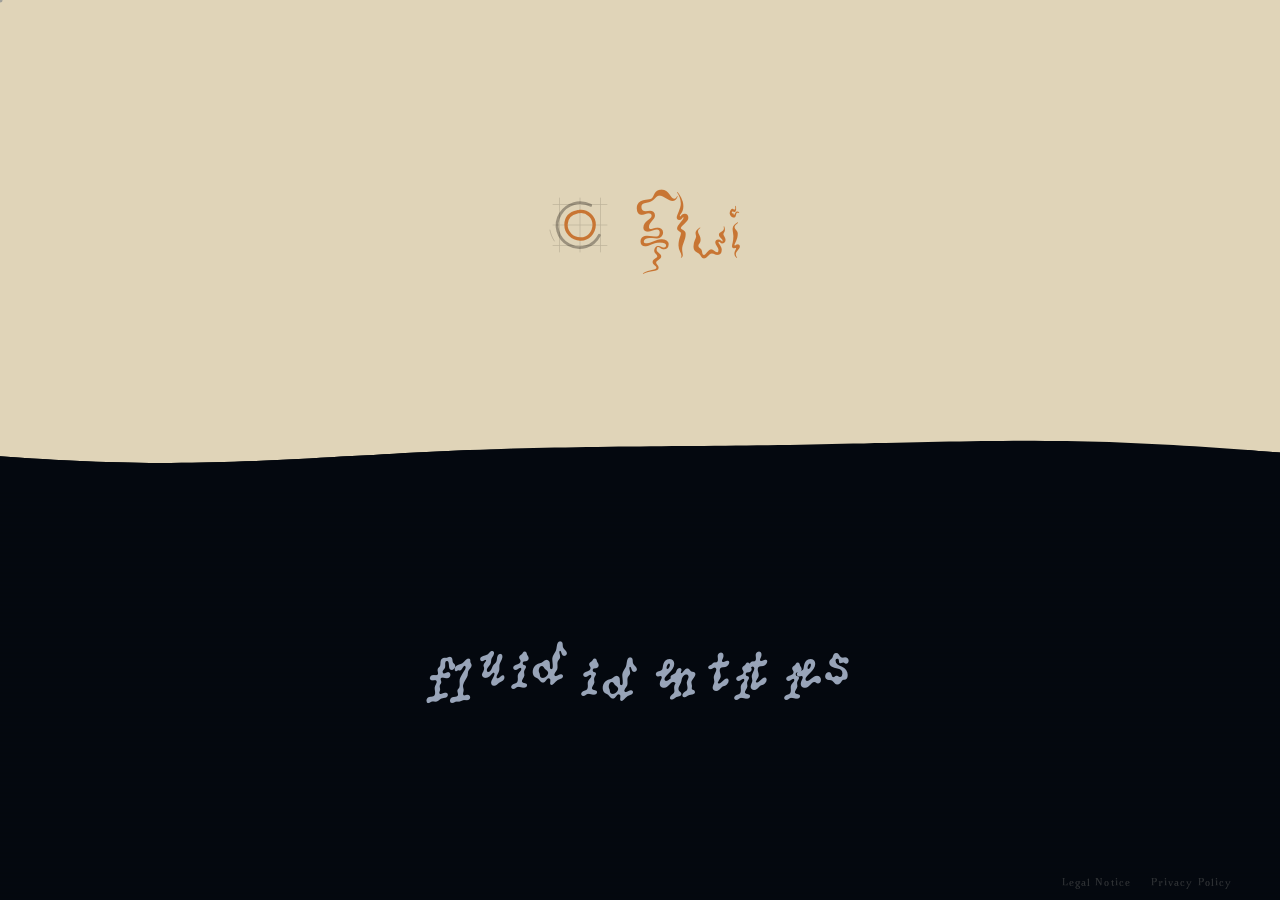
<file: index.html>
<!DOCTYPE html>
<html lang="en">
<head>
  <meta charset="UTF-8">
  <meta name="viewport" content="width=device-width, initial-scale=1.0">
  <title>flui.space</title>
  <link rel="icon" href="favicon.png">
  <link rel="stylesheet" href="fonts.css">
  <style>
    *, *::before, *::after { margin: 0; padding: 0; box-sizing: border-box; }

    html { height: 100%; }

    body {
      height: 100vh;
      height: 100dvh;
      overflow: hidden;
      display: flex;
      flex-direction: column;
    }

    /* ── Two halves ── */
    .half {
      flex: 1;
      display: flex;
      align-items: center;
      justify-content: center;
      position: relative;
      overflow: hidden;
      -webkit-tap-highlight-color: transparent;
      cursor: pointer;
    }

    .half--day   { background: #e0d4b8; }
    .half--night { background: #04080f; }

    /* Scanlines on night half */
    .half--night::after {
      content: '';
      position: absolute;
      inset: 0;
      background: repeating-linear-gradient(
        0deg,
        transparent, transparent 2px,
        rgba(0,0,0,.05) 2px, rgba(0,0,0,.05) 4px
      );
      pointer-events: none;
      z-index: 1;
    }

    /* ── Brand blocks ── */
    .brand-block {
      display: inline-flex;
      flex-direction: row;
      align-items: center;
      gap: clamp(8px, 1.5vw, 14px);
      position: relative;
      z-index: 2;
      user-select: none;
    }

    .brand-logo {
      width:  clamp(44px, 9vw, 82px);
      height: clamp(44px, 9vw, 82px);
    }

    /* ── Word labels ── */
    .word {
      line-height: 1;
      user-select: none;
      position: relative;
      z-index: 2;
    }

    .half--day .word {
      font-family: 'Vagra', sans-serif;
      font-weight: 400;
      font-size: clamp(36px, 8vw, 80px);
      letter-spacing: -0.01em;
      color: #C87533;
      white-space: nowrap;
      animation: logo-pulse 2.8s ease-in-out infinite;
      position: relative;
      z-index: 2;
    }

    @keyframes logo-pulse {
      0%, 100% { opacity: 0.55; }
      50%       { opacity: 1; }
    }

    .half--night .word {
      font-family: 'PicNic', serif;
      font-weight: 400;
      font-size: clamp(22px, 5.5vw, 58px);
      letter-spacing: 0.01em;
      color: #c2d0e8;
      opacity: .78;
    }

    /* CSS vars for logo */
    :root { --copper: #C87533; }

    @keyframes rotate {
      from { transform: rotate(0deg); }
      to   { transform: rotate(360deg); }
    }
    @keyframes pulse {
      0%, 100% { opacity: 0.4; }
      50%       { opacity: 0.7; }
    }

    /* ── Touch ripple ── */
    .ripple {
      position: absolute;
      border-radius: 50%;
      pointer-events: none;
      z-index: 3;
      transform: scale(0);
      opacity: 1;
      animation: ripple .75s ease-out forwards;
    }
    .half--day   .ripple { background: rgba(26,21,16,.09); }
    .half--night .ripple { background: rgba(194,208,232,.07); }
    @keyframes ripple { to { transform: scale(6); opacity: 0; } }

    /* ── Animated wave at seam ── */
    #wave {
      position: fixed;
      left: 0;
      width: 100%;
      height: 80px;
      top: calc(50vh - 40px);
      top: calc(50dvh - 40px);
      z-index: 10;
      pointer-events: none;
      display: block;
    }

    /* ── Footer ── */
    footer {
      position: fixed;
      bottom: 0;
      width: 100%;
      padding: 10px clamp(16px, 4vw, 48px);
      display: flex;
      justify-content: flex-end;
      gap: 20px;
      z-index: 200;
    }
    footer a {
      font-family: 'Avara', serif;
      font-size: 9px;
      letter-spacing: .12em;
      color: rgba(160,160,154,.28);
      text-decoration: none;
      transition: color .3s;
    }
    footer a:hover { color: rgba(160,160,154,.7); }

    @media (pointer: coarse) {
      #cursor { display: none; }
    }

    /* ── Desktop cursor (fine pointer only) ── */
    @media (pointer: fine) {
      .half, footer a { cursor: none; }
      #cursor {
        position: fixed;
        width: 5px; height: 5px;
        background: #a0a09a;
        border-radius: 50%;
        pointer-events: none;
        transform: translate(-50%,-50%);
        z-index: 1000;
        transition: width .2s, height .2s, border .2s, background .2s;
      }
      #cursor.on-sys {
        width: 36px; height: 36px;
        background: transparent;
        border: 1px solid rgba(26,21,16,.3);
      }
      #cursor.on-snd {
        width: 36px; height: 36px;
        background: transparent;
        border: 1px solid rgba(194,208,232,.4);
      }
    }

    @keyframes blink {
      0%, 100% { opacity: 1; }
      50%       { opacity: 0; }
    }
  </style>
</head>
<body>

<div id="cursor"></div>

<div class="half half--day" id="sys">
  <div class="brand-block">
    <svg class="brand-logo" viewBox="0 0 48 48" xmlns="http://www.w3.org/2000/svg">
      <g opacity="0.18">
        <line x1="12" y1="8" x2="12" y2="40" stroke="#1A1510" stroke-width="0.4"/>
        <line x1="24" y1="8" x2="24" y2="40" stroke="#1A1510" stroke-width="0.4"/>
        <line x1="36" y1="8" x2="36" y2="40" stroke="#1A1510" stroke-width="0.4"/>
        <line x1="8" y1="12" x2="40" y2="12" stroke="#1A1510" stroke-width="0.4"/>
        <line x1="8" y1="24" x2="40" y2="24" stroke="#1A1510" stroke-width="0.4"/>
        <line x1="8" y1="36" x2="40" y2="36" stroke="#1A1510" stroke-width="0.4"/>
      </g>
      <g style="transform-origin:center;animation:rotate 2.5s linear infinite">
        <path fill="none" stroke="#C87533" stroke-width="1.4" stroke-linecap="round" stroke-dasharray="51" stroke-dashoffset="51"
          d="M 23.7,16.1 C 28.3,15.6 32.4,19.3 32.3,23.9 C 32.2,28.6 28.7,32.4 24.1,32.2 C 19.4,32.0 15.7,28.3 15.8,23.7 C 15.9,19.0 19.4,16.5 23.7,16.1">
          <animate attributeName="stroke-dashoffset" values="51;0;51" dur="3s" calcMode="spline" keySplines="0.4 0 0.2 1;0.4 0 0.2 1" repeatCount="indefinite"/>
          <animate attributeName="stroke-width" values="0.2;2;0.2" dur="3s" calcMode="spline" keySplines="0.4 0 0.2 1;0.4 0 0.2 1" repeatCount="indefinite"/>
          <animate attributeName="stroke" values="#C87533;#C87533;rgba(26,21,16,.35);rgba(26,21,16,.35);rgba(26,21,16,.25);rgba(26,21,16,.25)" dur="6s" calcMode="spline" keySplines="0.4 0 0.2 1;0.4 0 0.2 1;0.4 0 0.2 1;0.4 0 0.2 1;0.4 0 0.2 1" repeatCount="indefinite"/>
        </path>
      </g>
      <g style="transform-origin:center;animation:rotate 3.5s linear infinite;transform:rotate(120deg)">
        <path fill="none" stroke="rgba(26,21,16,.35)" stroke-width="1.5" stroke-linecap="round" stroke-dasharray="83" stroke-dashoffset="83"
          d="M 23.6,11.2 C 31.0,10.8 37.2,16.5 37.3,23.9 C 37.4,31.4 31.5,37.4 24.1,37.2 C 16.6,37.0 10.8,31.0 10.9,23.6 C 11.0,16.2 16.7,11.5 23.6,11.2">
          <animate attributeName="stroke-dashoffset" values="83;0;83" dur="3s" begin="0.5s" calcMode="spline" keySplines="0.4 0 0.2 1;0.4 0 0.2 1" repeatCount="indefinite"/>
          <animate attributeName="stroke-width" values="0.2;2.2;0.2" dur="3s" begin="0.5s" calcMode="spline" keySplines="0.4 0 0.2 1;0.4 0 0.2 1" repeatCount="indefinite"/>
          <animate attributeName="stroke" values="rgba(26,21,16,.35);rgba(26,21,16,.35);rgba(26,21,16,.25);rgba(26,21,16,.25);#C87533;#C87533" dur="6s" calcMode="spline" keySplines="0.4 0 0.2 1;0.4 0 0.2 1;0.4 0 0.2 1;0.4 0 0.2 1;0.4 0 0.2 1" repeatCount="indefinite"/>
        </path>
      </g>
      <g style="transform-origin:center;animation:rotate 4.5s linear infinite;transform:rotate(240deg)">
        <path fill="none" stroke="rgba(26,21,16,.25)" stroke-width="1.6" stroke-linecap="round" stroke-dasharray="115" stroke-dashoffset="115"
          d="M 23.4,6.3 C 33.5,5.8 42.3,13.8 42.4,23.8 C 42.5,33.9 34.1,42.5 24.0,42.3 C 13.9,42.1 5.8,33.5 6.0,23.5 C 6.2,13.4 13.9,6.7 23.4,6.3">
          <animate attributeName="stroke-dashoffset" values="115;0;115" dur="3s" begin="1s" calcMode="spline" keySplines="0.4 0 0.2 1;0.4 0 0.2 1" repeatCount="indefinite"/>
          <animate attributeName="stroke-width" values="0.2;2.5;0.2" dur="3s" begin="1s" calcMode="spline" keySplines="0.4 0 0.2 1;0.4 0 0.2 1" repeatCount="indefinite"/>
          <animate attributeName="stroke" values="rgba(26,21,16,.25);rgba(26,21,16,.25);#C87533;#C87533;rgba(26,21,16,.35);rgba(26,21,16,.35)" dur="6s" calcMode="spline" keySplines="0.4 0 0.2 1;0.4 0 0.2 1;0.4 0 0.2 1;0.4 0 0.2 1;0.4 0 0.2 1" repeatCount="indefinite"/>
        </path>
      </g>
    </svg>
    <span class="word" id="lbl-systems">flui</span>
  </div>
</div>

<!-- Wave SVG covers the seam, animates via JS -->
<svg id="wave" viewBox="0 0 1000 80" preserveAspectRatio="none" xmlns="http://www.w3.org/2000/svg">
  <path id="wave-top" fill="#e0d4b8"/>
  <path id="wave-bot" fill="#04080f"/>
</svg>

<div class="half half--night" id="snd">
  <span class="word" id="lbl-sound">fluid identities</span>
</div>

<footer>
  <a href="legal.html">Legal Notice</a>
  <a href="privacy.html">Privacy Policy</a>
</footer>

<script>
  const sys      = document.getElementById('sys');
  const snd      = document.getElementById('snd');
  const lblSys   = document.getElementById('lbl-systems');
  const lblSound = document.getElementById('lbl-sound');
  const waveTop  = document.getElementById('wave-top');
  const waveBot  = document.getElementById('wave-bot');
  const cursor   = document.getElementById('cursor');

  /* ── Animated wave ── */
  let wt = 0;
  (function animWave() {
    wt += 0.006;
    const N = 120;
    const pts = [];
    for (let i = 0; i <= N; i++) {
      const x = (i / N) * 1000;
      const y = 40
        + Math.sin((i / N) * Math.PI * 2 + wt) * 10
        + Math.sin((i / N) * Math.PI * 3.7 + wt * 1.4) * 4;
      pts.push([x.toFixed(1), y.toFixed(1)]);
    }
    const line = pts.map(([x, y]) => `L${x},${y}`).join('');
    const y0 = pts[0][1], yN = pts[N][1];
    waveTop.setAttribute('d', `M0,0 L0,${y0}${line}L1000,0 Z`);
    waveBot.setAttribute('d', `M0,80 L0,${y0}${line}L1000,80 Z`);
    requestAnimationFrame(animWave);
  })();

  /* ── Touch ripple ── */
  function addRipple(el, e) {
    const rect = el.getBoundingClientRect();
    const size = Math.max(rect.width, rect.height) * 2;
    const cx   = (e.clientX ?? rect.left + rect.width  / 2) - rect.left;
    const cy   = (e.clientY ?? rect.top  + rect.height / 2) - rect.top;
    const r    = document.createElement('span');
    r.className = 'ripple';
    r.style.cssText = `width:${size}px;height:${size}px;left:${cx - size/2}px;top:${cy - size/2}px`;
    el.appendChild(r);
    r.addEventListener('animationend', () => r.remove());
  }

  sys.addEventListener('pointerdown', e => addRipple(sys, e));
  snd.addEventListener('pointerdown', e => addRipple(snd, e));

  /* ── Navigation ── */
  sys.addEventListener('click', () => { sys.style.opacity = '.6'; setTimeout(() => location.href = 'systems.html', 180); });
  snd.addEventListener('click', () => { snd.style.opacity = '.6'; setTimeout(() => location.href = 'sound.html',   180); });

  /* ── Desktop cursor ── */
  if (window.matchMedia('(pointer: fine)').matches) {
    window.addEventListener('mousemove', e => {
      cursor.style.left = e.clientX + 'px';
      cursor.style.top  = e.clientY + 'px';
    });
    sys.addEventListener('mouseenter', () => cursor.classList.add('on-sys'));
    sys.addEventListener('mouseleave', () => cursor.classList.remove('on-sys'));
    snd.addEventListener('mouseenter', () => cursor.classList.add('on-snd'));
    snd.addEventListener('mouseleave', () => cursor.classList.remove('on-snd'));
  }

  /* ── Per-character floating on "fluid identities" only ── */
  const floatChars = [];
  const text = lblSound.textContent;
  lblSound.innerHTML = '';
  for (const ch of text) {
    if (ch === ' ') {
      lblSound.appendChild(document.createTextNode(' '));
    } else {
      const s = document.createElement('span');
      s.textContent = ch;
      s.style.display = 'inline-block';
      lblSound.appendChild(s);
      floatChars.push({
        el: s,
        ax: 4 + Math.random() * 6,
        ay: 5 + Math.random() * 8,
        fx: 0.00015 + Math.random() * 0.00022,
        fy: 0.00015 + Math.random() * 0.00022,
        px: Math.random() * Math.PI * 2,
        py: Math.random() * Math.PI * 2,
      });
    }
  }

  (function floatLoop(t) {
    for (const c of floatChars) {
      const x = c.ax * Math.sin(t * c.fx + c.px);
      const y = c.ay * Math.sin(t * c.fy + c.py);
      c.el.style.transform = `translate(${x.toFixed(2)}px,${y.toFixed(2)}px)`;
    }
    requestAnimationFrame(floatLoop);
  })();
</script>
</body>
</html>
</file>
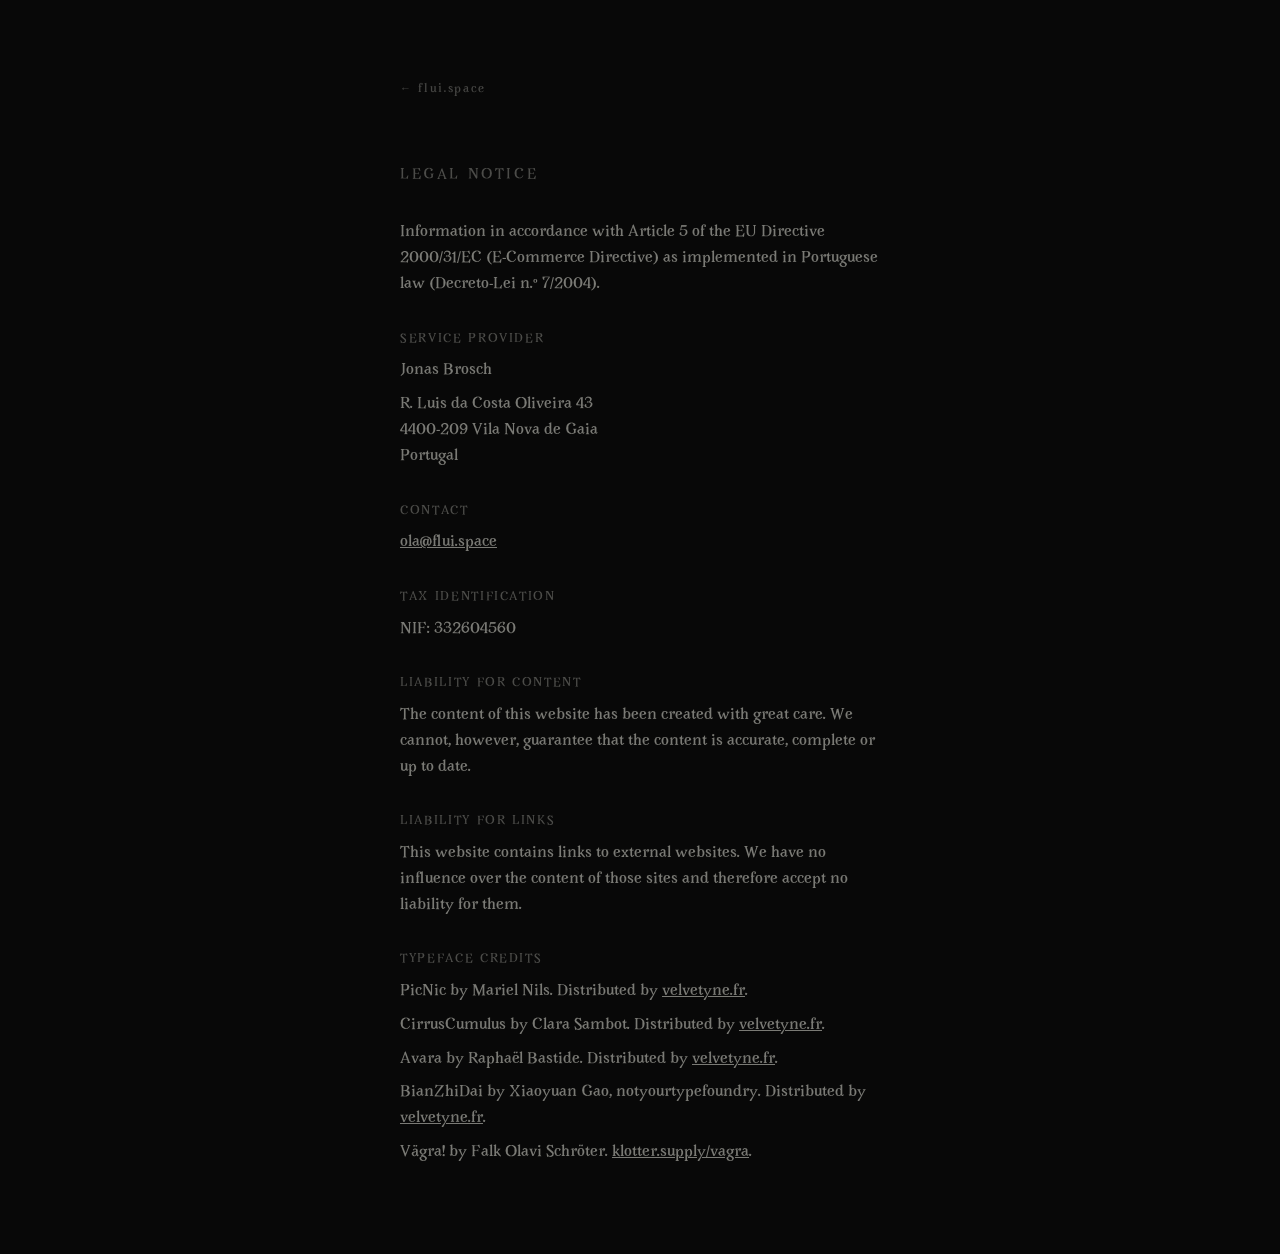
<file: legal.html>
<!DOCTYPE html>
<html lang="en">
<head>
  <meta charset="UTF-8">
  <meta name="viewport" content="width=device-width, initial-scale=1.0">
  <title>Legal Notice — flui.space</title>
  <link rel="icon" href="favicon.png">
  <link rel="stylesheet" href="fonts.css">
  <style>
    *, *::before, *::after { margin: 0; padding: 0; box-sizing: border-box; }
    body {
      background: #080808;
      color: rgba(160,160,154,.75);
      font-family: 'Avara', serif;
      font-weight: 700;
      font-size: 14px;
      line-height: 1.85;
      min-height: 100vh;
      padding: clamp(32px, 7vw, 80px) clamp(32px, 10vw, 120px);
      max-width: 720px;
      margin: 0 auto;
    }
    a.back {
      display: block;
      font-size: 11px;
      color: rgba(160,160,154,.4);
      text-decoration: none;
      letter-spacing: .15em;
      margin-bottom: clamp(40px, 8vh, 64px);
    }
    a.back:hover { color: rgba(160,160,154,.75); }
    h1 {
      font-size: 13px;
      font-weight: 400;
      letter-spacing: .2em;
      text-transform: uppercase;
      color: rgba(160,160,154,.45);
      margin-bottom: 32px;
    }
    h2 {
      font-size: 11px;
      font-weight: 400;
      letter-spacing: .15em;
      text-transform: uppercase;
      color: rgba(160,160,154,.45);
      margin-top: 32px;
      margin-bottom: 8px;
    }
    p { margin-bottom: 8px; }
    a { color: inherit; }
  </style>
</head>
<body>

<a class="back" href="index.html">← flui.space</a>

<h1>Legal Notice</h1>

<p>
  Information in accordance with Article 5 of the EU Directive 2000/31/EC
  (E-Commerce Directive) as implemented in Portuguese law (Decreto-Lei n.º 7/2004).
</p>

<h2>Service Provider</h2>
<p>Jonas Brosch</p>
<p>
  R. Luis da Costa Oliveira 43<br>
  4400-209 Vila Nova de Gaia<br>
  Portugal
</p>

<h2>Contact</h2>
<p><a href="mailto:ola@flui.space">ola@flui.space</a></p>

<h2>Tax Identification</h2>
<p>NIF: 332604560</p>

<h2>Liability for Content</h2>
<p>
  The content of this website has been created with great care.
  We cannot, however, guarantee that the content is accurate, complete or up to date.
</p>

<h2>Liability for Links</h2>
<p>
  This website contains links to external websites. We have no influence over
  the content of those sites and therefore accept no liability for them.
</p>

<h2>Typeface Credits</h2>
<p>PicNic by Mariel Nils. Distributed by <a href="https://velvetyne.fr/" target="_blank" rel="noopener">velvetyne.fr</a>.</p>
<p>CirrusCumulus by Clara Sambot. Distributed by <a href="https://velvetyne.fr/" target="_blank" rel="noopener">velvetyne.fr</a>.</p>
<p>Avara by Raphaël Bastide. Distributed by <a href="https://velvetyne.fr/" target="_blank" rel="noopener">velvetyne.fr</a>.</p>
<p>BianZhiDai by Xiaoyuan Gao, notyourtypefoundry. Distributed by <a href="https://velvetyne.fr/" target="_blank" rel="noopener">velvetyne.fr</a>.</p>
<p>Vägra! by Falk Olavi Schröter. <a href="https://klotter.supply/vagra" target="_blank" rel="noopener">klotter.supply/vagra</a>.</p>

</body>
</html>
</file>
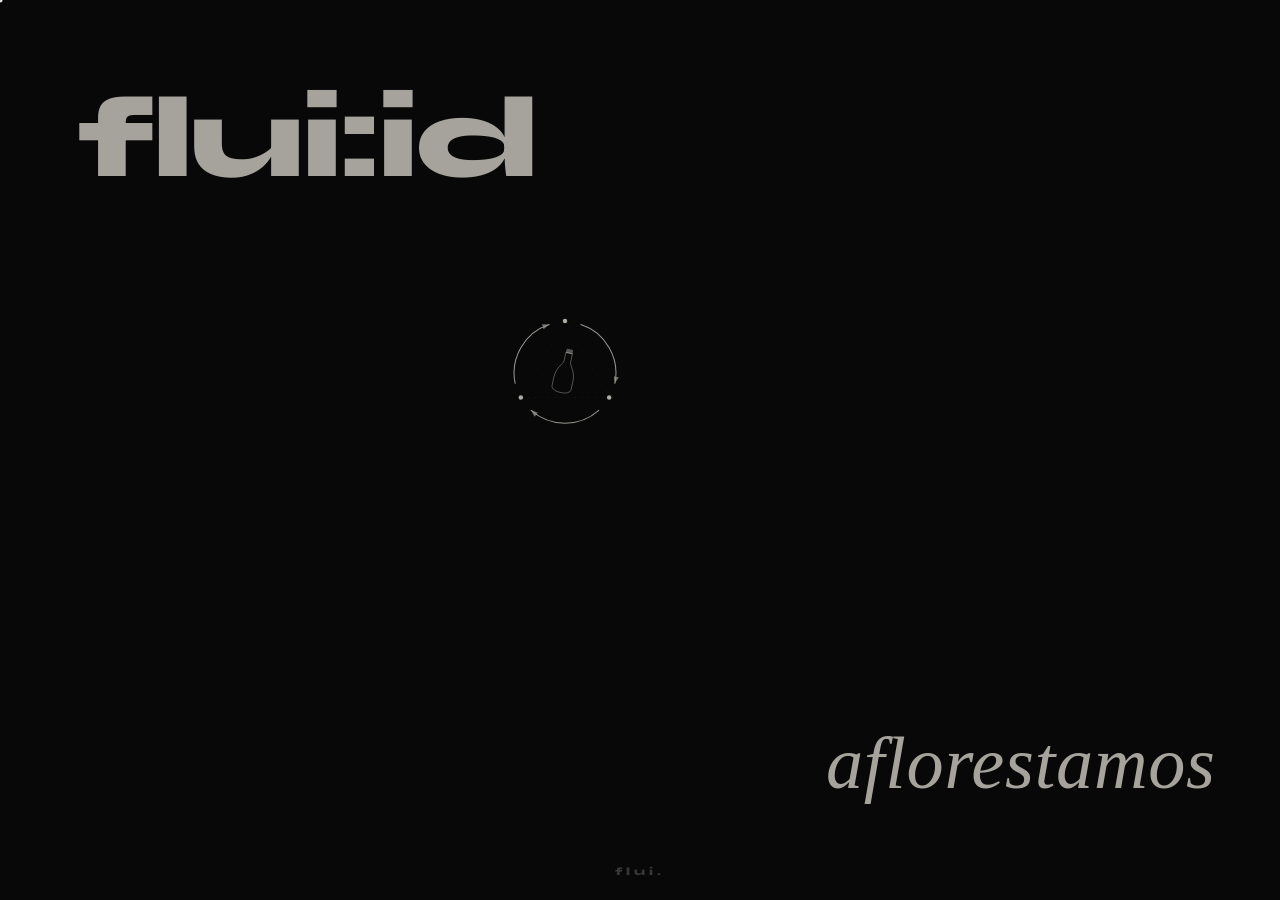
<file: logo.html>
<!DOCTYPE html>
<html lang="de">
<head>
  <meta charset="UTF-8">
  <meta name="viewport" content="width=device-width, initial-scale=1.0">
  <title>flui.</title>
  <link rel="stylesheet" href="fonts.css">
  <style>
    *, *::before, *::after { margin: 0; padding: 0; box-sizing: border-box; }

    body {
      background: #080808;
      height: 100vh;
      overflow: hidden;
      cursor: none;
    }

    /* Custom cursor */
    #cursor {
      position: fixed;
      width: 5px;
      height: 5px;
      background: #e4e0d7;
      border-radius: 50%;
      pointer-events: none;
      transform: translate(-50%, -50%);
      z-index: 1000;
      transition: width 0.25s ease, height 0.25s ease,
                  background 0.25s ease, border-radius 0.25s ease;
    }
    #cursor.on-label {
      width: 40px;
      height: 40px;
      background: transparent;
      border: 1px solid rgba(228, 224, 215, 0.5);
      border-radius: 50%;
    }

    /* Labels */
    .label {
      position: fixed;
      color: #e4e0d7;
      opacity: 0.72;
      will-change: transform;
      cursor: none;
      user-select: none;
      transition: opacity 0.5s ease;
      line-height: 1;
    }
    .label:hover { opacity: 1; }

    #lbl-flui {
      top: 9vh;
      left: 6vw;
      font-family: 'Syne', sans-serif;
      font-weight: 800;
      font-size: clamp(38px, 9vw, 118px);
      letter-spacing: -0.03em;
    }

    #lbl-aflo {
      bottom: 11vh;
      right: 5vw;
      font-family: 'Cormorant Garamond', serif;
      font-style: italic;
      font-weight: 300;
      font-size: clamp(26px, 5.8vw, 78px);
      letter-spacing: 0.01em;
      text-align: right;
    }

    /* Logo mark */
    #logo-wrap {
      position: fixed;
      top: 50%;
      left: 50%;
      will-change: transform;
    }
    #logo-svg {
      display: block;
      width: 150px;
      height: 150px;
      transform: translate(-50%, -50%);
    }

    /* Wordmark */
    #wordmark {
      position: fixed;
      bottom: 2.5vh;
      left: 50%;
      transform: translateX(-50%);
      font-family: 'Syne', sans-serif;
      font-weight: 800;
      font-size: 11px;
      letter-spacing: 0.35em;
      color: #e4e0d7;
      opacity: 0.22;
      pointer-events: none;
    }
  </style>
</head>
<body>

<div id="cursor"></div>

<div id="lbl-flui" class="label">flui:id</div>

<div id="logo-wrap">
  <svg id="logo-svg" viewBox="0 0 200 200" fill="none" xmlns="http://www.w3.org/2000/svg">
    <defs>
      <marker id="arr" markerWidth="9" markerHeight="7"
              refX="9" refY="3.5" orient="auto"
              markerUnits="userSpaceOnUse">
        <polygon points="0 0, 9 3.5, 0 7" fill="#e4e0d7" opacity="0.75"/>
      </marker>
    </defs>

    <!-- Structural triangle -->
    <polygon points="100,28 158.9,130 41.1,130"
             stroke="#e4e0d7" stroke-width="0.4"
             fill="none" stroke-dasharray="2 7" opacity="0.18"/>

    <!-- Flow arcs -->
    <path d="M 121.1,32.8 A 68,68 0 0,1 166.5,111.1"
          stroke="#e4e0d7" stroke-width="1.4" stroke-linecap="round"
          marker-end="url(#arr)" opacity="0.65"/>
    <path d="M 145.1,147.1 A 68,68 0 0,1 54.9,147.1"
          stroke="#e4e0d7" stroke-width="1.4" stroke-linecap="round"
          marker-end="url(#arr)" opacity="0.65"/>
    <path d="M 33.5,111.1 A 68,68 0 0,1 78.9,32.8"
          stroke="#e4e0d7" stroke-width="1.4" stroke-linecap="round"
          marker-end="url(#arr)" opacity="0.65"/>

    <!-- Vertex nodes -->
    <circle cx="100"   cy="28"  r="3" fill="#e4e0d7" opacity="0.75"/>
    <circle cx="158.9" cy="130" r="3" fill="#e4e0d7" opacity="0.75"/>
    <circle cx="41.1"  cy="130" r="3" fill="#e4e0d7" opacity="0.75"/>

    <!-- Wine bottle — rotated by JS around (100, 96) -->
    <g id="bottle">
      <path d="M 95.5,70 L 95.5,82
               C 95.5,86 87,92 87,106
               L 87,117 C 87,122 93.5,124 100,124
               C 106.5,124 113,122 113,117
               L 113,106 C 113,92 104.5,86 104.5,82
               L 104.5,70 Z"
            stroke="#e4e0d7" stroke-width="0.8" fill="none" opacity="0.55"/>
      <rect x="95.5" y="65" width="9" height="6" rx="1.5"
            fill="#e4e0d7" opacity="0.35"/>
    </g>
  </svg>
</div>

<div id="lbl-aflo" class="label">aflorestamos</div>

<div id="wordmark">flui.</div>

<script>
  const cursor   = document.getElementById('cursor');
  const logoWrap = document.getElementById('logo-wrap');
  const lblFlui  = document.getElementById('lbl-flui');
  const lblAflo  = document.getElementById('lbl-aflo');
  const bottle   = document.getElementById('bottle');

  let mx = 0, my = 0;   // raw mouse, normalised −1…1 from center
  let sx = 0, sy = 0;   // smoothed
  let bottleAngle = 0;
  let lastTime = performance.now();

  // Raw cursor position (precise — no lerp)
  window.addEventListener('mousemove', e => {
    cursor.style.left = e.clientX + 'px';
    cursor.style.top  = e.clientY + 'px';
    mx = (e.clientX / window.innerWidth  - 0.5) * 2;
    my = (e.clientY / window.innerHeight - 0.5) * 2;
  });

  // Cursor state on labels
  [lblFlui, lblAflo].forEach(el => {
    el.addEventListener('mouseenter', () => cursor.classList.add('on-label'));
    el.addEventListener('mouseleave', () => cursor.classList.remove('on-label'));
  });

  // Navigate
  lblFlui.addEventListener('click', () => window.location.href = '/sound');
  lblAflo.addEventListener('click', () => window.location.href = '/systems');

  function loop(now) {
    const dt = now - lastTime;
    lastTime = now;

    // Smooth with inertia — slow, ambient
    sx += (mx - sx) * 0.045;
    sy += (my - sy) * 0.045;

    // Parallax — labels move in opposite directions, logo barely moves
    lblFlui.style.transform  = `translate(${sx * 22}px, ${sy * 14}px)`;
    lblAflo.style.transform  = `translate(${-sx * 16}px, ${-sy * 10}px)`;
    logoWrap.style.transform =
      `translate(calc(-50% + ${sx * 6}px), calc(-50% + ${sy * 6}px))`;

    // Bottle spin
    bottleAngle += 0.18 * (dt / 16);
    bottle.setAttribute('transform', `rotate(${bottleAngle}, 100, 96)`);

    requestAnimationFrame(loop);
  }

  requestAnimationFrame(loop);
</script>

</body>
</html>
</file>
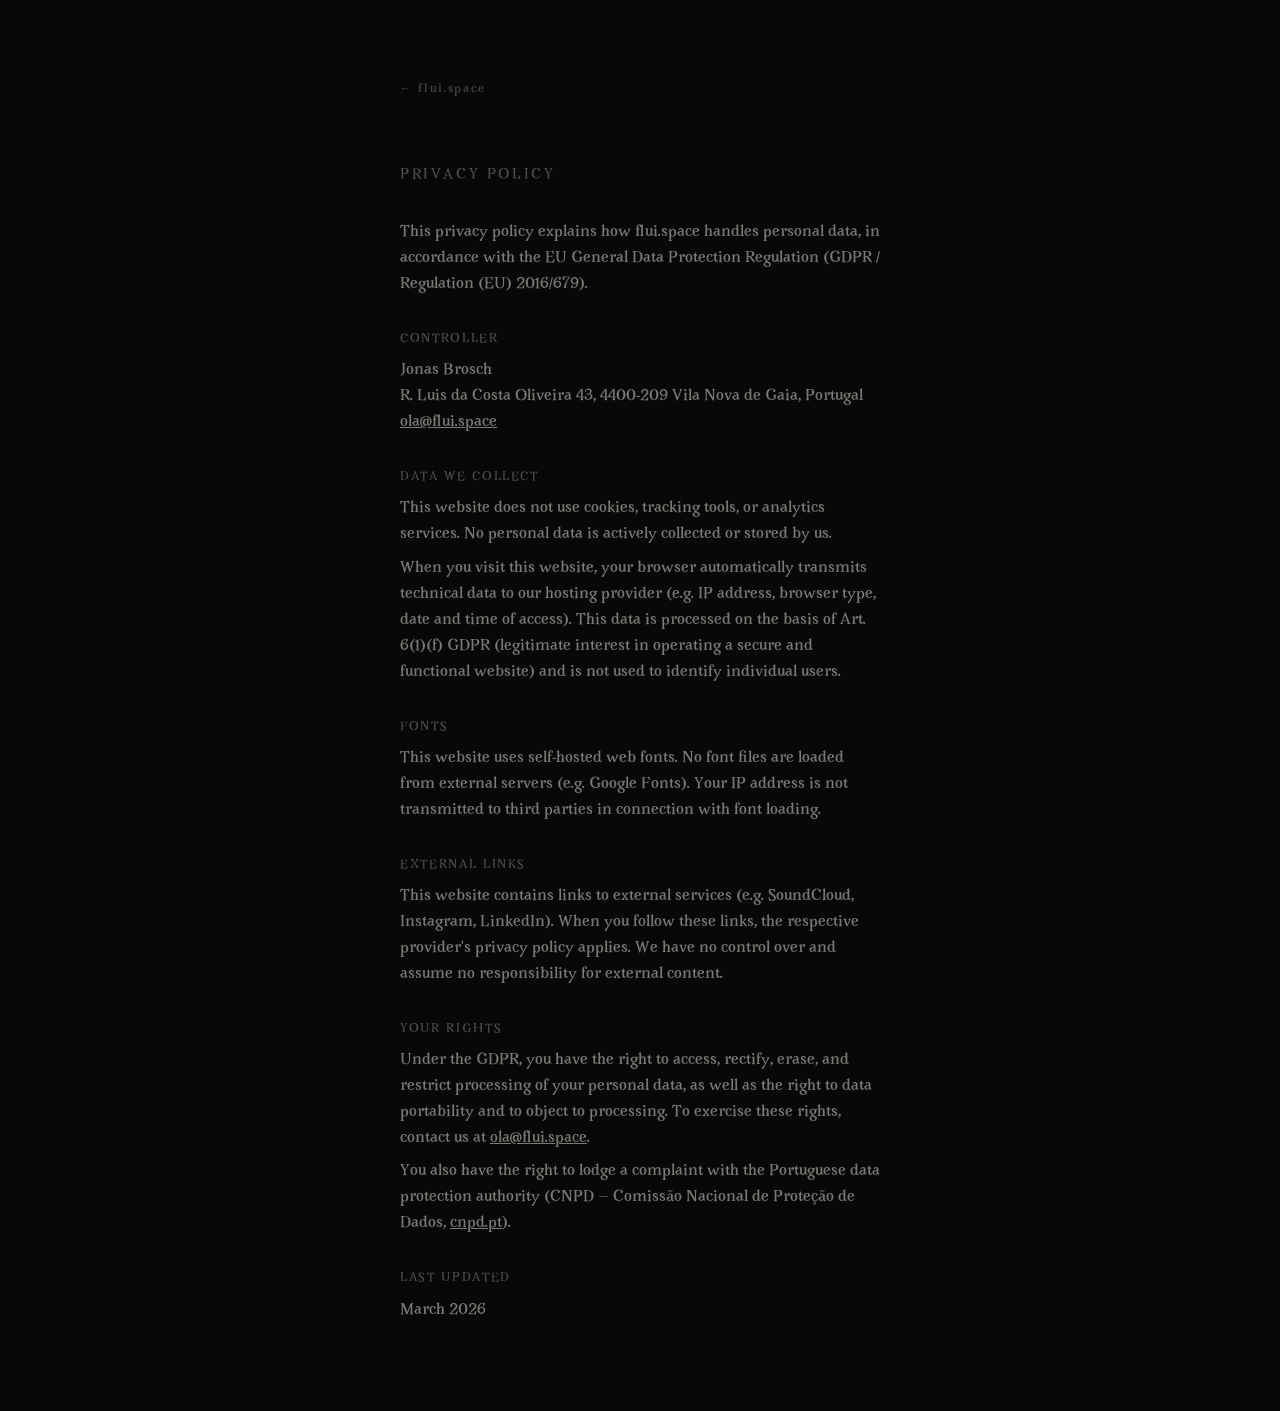
<file: privacy.html>
<!DOCTYPE html>
<html lang="en">
<head>
  <meta charset="UTF-8">
  <meta name="viewport" content="width=device-width, initial-scale=1.0">
  <title>Privacy Policy — flui.space</title>
  <link rel="icon" href="favicon.png">
  <link rel="stylesheet" href="fonts.css">
  <style>
    *, *::before, *::after { margin: 0; padding: 0; box-sizing: border-box; }
    body {
      background: #080808;
      color: rgba(160,160,154,.75);
      font-family: 'Avara', serif;
      font-weight: 700;
      font-size: 14px;
      line-height: 1.85;
      min-height: 100vh;
      padding: clamp(32px, 7vw, 80px) clamp(32px, 10vw, 120px);
      max-width: 720px;
      margin: 0 auto;
    }
    a.back {
      display: block;
      font-size: 11px;
      color: rgba(160,160,154,.4);
      text-decoration: none;
      letter-spacing: .15em;
      margin-bottom: clamp(40px, 8vh, 64px);
    }
    a.back:hover { color: rgba(160,160,154,.75); }
    h1 {
      font-size: 13px;
      font-weight: 400;
      letter-spacing: .2em;
      text-transform: uppercase;
      color: rgba(160,160,154,.45);
      margin-bottom: 32px;
    }
    h2 {
      font-size: 11px;
      font-weight: 400;
      letter-spacing: .15em;
      text-transform: uppercase;
      color: rgba(160,160,154,.45);
      margin-top: 32px;
      margin-bottom: 8px;
    }
    p { margin-bottom: 8px; }
    a { color: inherit; }
  </style>
</head>
<body>

<a class="back" href="index.html">← flui.space</a>

<h1>Privacy Policy</h1>

<p>
  This privacy policy explains how flui.space handles personal data,
  in accordance with the EU General Data Protection Regulation (GDPR / Regulation (EU) 2016/679).
</p>

<h2>Controller</h2>
<p>
  Jonas Brosch<br>
  R. Luis da Costa Oliveira 43, 4400-209 Vila Nova de Gaia, Portugal<br>
  <a href="mailto:ola@flui.space">ola@flui.space</a>
</p>

<h2>Data We Collect</h2>
<p>
  This website does not use cookies, tracking tools, or analytics services.
  No personal data is actively collected or stored by us.
</p>
<p>
  When you visit this website, your browser automatically transmits technical data
  to our hosting provider (e.g. IP address, browser type, date and time of access).
  This data is processed on the basis of Art. 6(1)(f) GDPR (legitimate interest in
  operating a secure and functional website) and is not used to identify individual users.
</p>

<h2>Fonts</h2>
<p>
  This website uses self-hosted web fonts. No font files are loaded from external
  servers (e.g. Google Fonts). Your IP address is not transmitted to third parties
  in connection with font loading.
</p>

<h2>External Links</h2>
<p>
  This website contains links to external services (e.g. SoundCloud, Instagram, LinkedIn).
  When you follow these links, the respective provider's privacy policy applies.
  We have no control over and assume no responsibility for external content.
</p>

<h2>Your Rights</h2>
<p>
  Under the GDPR, you have the right to access, rectify, erase, and restrict processing
  of your personal data, as well as the right to data portability and to object to processing.
  To exercise these rights, contact us at <a href="mailto:ola@flui.space">ola@flui.space</a>.
</p>
<p>
  You also have the right to lodge a complaint with the Portuguese data protection authority
  (CNPD — Comissão Nacional de Proteção de Dados, <a href="https://www.cnpd.pt" target="_blank" rel="noopener">cnpd.pt</a>).
</p>

<h2>Last Updated</h2>
<p>March 2026</p>

</body>
</html>
</file>
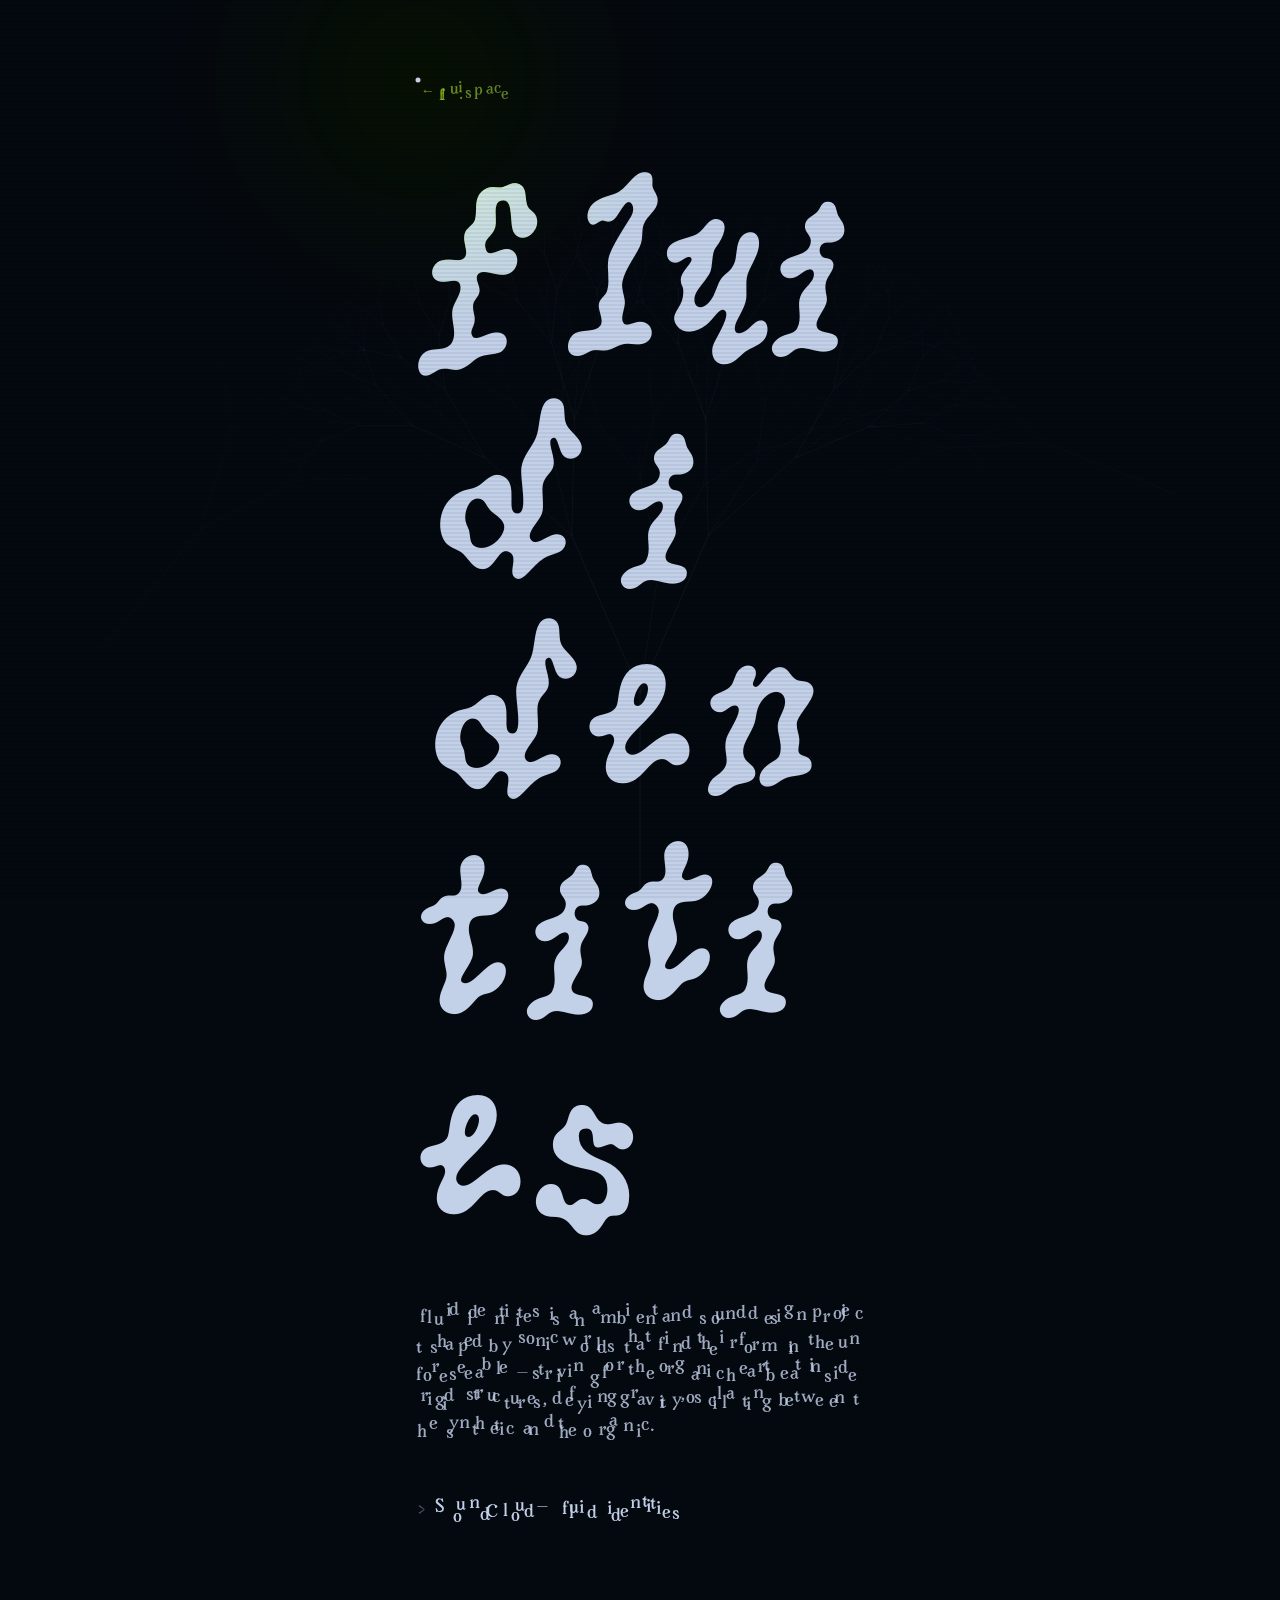
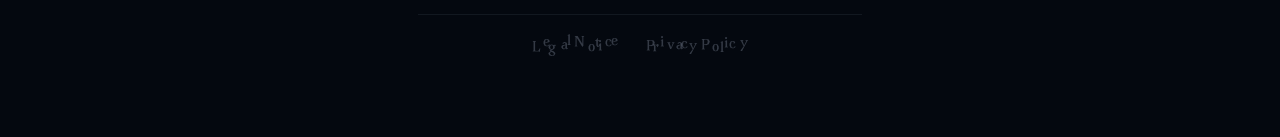
<file: sound.html>
<!DOCTYPE html>
<html lang="en">
<head>
  <meta charset="UTF-8">
  <meta name="viewport" content="width=device-width, initial-scale=1.0">
  <title>fluid identities — flui.space</title>
  <link rel="icon" href="favicon.png">
  <link rel="stylesheet" href="fonts.css">
  <style>
    *, *::before, *::after { margin: 0; padding: 0; box-sizing: border-box; }

    :root {
      --bg:   #04080f;
      --text: #c2d0e8;
      --dim:  rgba(194,208,232,.38);
    }

    body {
      background: var(--bg);
      color: var(--text);
      font-family: 'Avara', serif;
      font-size: 16px;
      font-weight: 700;
      line-height: 1.75;
      min-height: 100vh;
      padding: clamp(32px, 7vw, 80px) clamp(24px, 7vw, 88px);
      max-width: 620px;
      margin: 0 auto;
      overflow-x: hidden;
      text-align: left;
    }

    @media (pointer: fine) {
      body { cursor: none; }
    }
    @media (pointer: coarse) {
      #cursor { display: none; }
      body, a { cursor: auto; }
    }

    /* Fractal canvas background */
    #fractal-bg {
      position: fixed;
      inset: 0;
      z-index: 0;
      pointer-events: none;
    }

    /* Scanlines */
    body::after {
      content: '';
      position: fixed;
      inset: 0;
      background: repeating-linear-gradient(
        0deg,
        transparent, transparent 2px,
        rgba(0,0,0,.05) 2px, rgba(0,0,0,.05) 4px
      );
      pointer-events: none;
      z-index: 900;
    }

    #cursor, .back, h1, p, .link-line, footer {
      position: relative;
      z-index: 1;
    }

    #cursor {
      position: fixed;
      width: 5px; height: 5px;
      background: var(--text);
      border-radius: 50%;
      pointer-events: none;
      transform: translate(-50%,-50%);
      z-index: 1000;
      transition: width .2s, height .2s, background .2s, border-radius .2s;
    }
    #cursor.on-link {
      width: 30px; height: 30px;
      background: transparent;
      border: 1px solid rgba(194,208,232,.4);
      border-radius: 50%;
    }

    .back {
      display: block;
      font-family: 'Avara', serif;
      font-size: 14px;
      font-weight: 700;
      color: var(--dim);
      text-decoration: none;
      letter-spacing: .05em;
      margin-bottom: clamp(40px, 8vh, 72px);
      cursor: none;
    }
    .back:hover { color: var(--text); }

    h1 {
      font-family: 'PicNic', serif;
      font-weight: 400;
      font-size: clamp(72px, 22vw, 240px);
      letter-spacing: -0.01em;
      line-height: 0.9;
      margin-bottom: clamp(28px, 5vh, 48px);
    }

    p {
      font-family: 'Avara', serif;
      font-weight: 700;
      font-size: 16px;
      color: rgba(194,208,232,.82);
      margin-bottom: 20px;
      line-height: 1.75;
    }

    .link-line {
      display: block;
      margin-top: clamp(32px, 6vh, 56px);
      color: var(--text);
      text-decoration: none;
      cursor: none;
      font-family: 'Avara', serif;
      font-size: 16px;
      font-weight: 700;
      letter-spacing: .02em;
    }
    .link-line::before { content: '> '; color: var(--dim); }
    .link-line:hover { text-decoration: underline; text-underline-offset: 4px; }

    footer {
      margin-top: clamp(48px, 10vh, 96px);
      padding-top: 20px;
      border-top: 1px solid rgba(194,208,232,.08);
      display: flex;
      justify-content: center;
      gap: 24px;
    }
    footer a {
      font-family: 'Avara', serif;
      font-size: 13px;
      font-weight: 700;
      letter-spacing: .04em;
      color: rgba(194,208,232,.25);
      text-decoration: none;
      cursor: none;
    }
    footer a:hover { color: rgba(194,208,232,.6); }

    /* Neon glow */
    #neon-glow {
      position: fixed;
      width: 520px;
      height: 520px;
      border-radius: 50%;
      background: radial-gradient(circle,
        rgba(210,255,10,.9) 0%,
        rgba(180,255,0,.5) 30%,
        rgba(160,240,0,.15) 55%,
        transparent 72%);
      pointer-events: none;
      transform: translate(-50%, -50%);
      z-index: 400;
      mix-blend-mode: overlay;
    }
  </style>
</head>
<body>

<canvas id="fractal-bg"></canvas>
<div id="neon-glow"></div>
<div id="cursor"></div>

<a class="back" href="index.html" id="back">← flui.space</a>

<h1>fluid identities</h1>

<p>
  fluid identities is an ambient and sound design project
  shaped by sonic worlds that find their form in the unforeseeable —
  striving for the organic heartbeat inside rigid structures,
  defying gravity, oscillating between the synthetic and the organic.
</p>

<a class="link-line" href="https://soundcloud.com/flui_id" target="_blank" rel="noopener" id="sc-link">
  SoundCloud — fluid identities
</a>

<footer>
  <a href="legal.html">Legal Notice</a>
  <a href="privacy.html">Privacy Policy</a>
</footer>

<script>
  /* ── Fractal branching background ── */
  const canvas = document.getElementById('fractal-bg');
  const ctx    = canvas.getContext('2d');

  function branch(x, y, angle, len, depth) {
    if (depth === 0 || len < 1.5) return;
    const ex = x + Math.cos(angle) * len;
    const ey = y + Math.sin(angle) * len;
    ctx.lineWidth = Math.max(0.2, depth * 0.12);
    ctx.beginPath();
    ctx.moveTo(x, y);
    ctx.lineTo(ex, ey);
    ctx.stroke();
    const v = Math.sin(depth * 1.9 + x * 0.004) * 0.07;
    branch(ex, ey, angle - (0.38 + v), len * 0.68, depth - 1);
    branch(ex, ey, angle + (0.38 + v), len * 0.68, depth - 1);
    if (depth > 4) branch(ex, ey, angle + (0.12 + v), len * 0.52, depth - 3);
  }

  function draw() {
    canvas.width  = window.innerWidth;
    canvas.height = window.innerHeight;
    ctx.clearRect(0, 0, canvas.width, canvas.height);

    // Central tree
    ctx.strokeStyle = 'rgba(194,208,232,0.055)';
    branch(canvas.width * 0.5, canvas.height * 1.05, -Math.PI / 2, canvas.height * 0.28, 10);

    // Side accents
    ctx.strokeStyle = 'rgba(194,208,232,0.03)';
    branch(canvas.width * 0.08, canvas.height * 0.72, -Math.PI * 0.28, canvas.height * 0.17, 8);
    branch(canvas.width * 0.92, canvas.height * 0.55,  Math.PI * 1.12, canvas.height * 0.16, 8);
  }

  window.addEventListener('resize', draw);
  draw();

  /* ── Neon glow ── */
  const glow = document.getElementById('neon-glow');
  let glowX = window.innerWidth * 0.5;
  let glowY = window.innerHeight * 0.45;
  let targetX = glowX, targetY = glowY;
  let hasPointer = false;

  window.addEventListener('mousemove', e => {
    targetX = e.clientX; targetY = e.clientY; hasPointer = true;
  });
  window.addEventListener('touchstart', e => {
    targetX = e.touches[0].clientX; targetY = e.touches[0].clientY; hasPointer = true;
  }, { passive: true });
  window.addEventListener('touchmove', e => {
    targetX = e.touches[0].clientX; targetY = e.touches[0].clientY;
  }, { passive: true });
  window.addEventListener('touchend', () => { hasPointer = false; });

  (function glowLoop(t) {
    if (!hasPointer) {
      targetX = window.innerWidth  * (0.5 + Math.sin(t * 0.00028) * 0.35);
      targetY = window.innerHeight * (0.48 + Math.cos(t * 0.00021) * 0.28);
    }
    glowX += (targetX - glowX) * 0.06;
    glowY += (targetY - glowY) * 0.06;
    glow.style.left = glowX + 'px';
    glow.style.top  = glowY + 'px';
    requestAnimationFrame(glowLoop);
  })();

  /* ── Cursor ── */
  const cursor = document.getElementById('cursor');
  document.querySelectorAll('a').forEach(a => {
    a.addEventListener('mouseenter', () => cursor.classList.add('on-link'));
    a.addEventListener('mouseleave', () => cursor.classList.remove('on-link'));
  });
  window.addEventListener('mousemove', e => {
    cursor.style.left = e.clientX + 'px';
    cursor.style.top  = e.clientY + 'px';
  });

  /* ── Per-character fluid floating ── */
  const allChars = [];

  function splitIntoChars(el, ampX, ampY) {
    const text = el.textContent;
    el.innerHTML = '';
    for (const ch of text) {
      if (ch === ' ') {
        el.appendChild(document.createTextNode(' '));
      } else {
        const s = document.createElement('span');
        s.textContent = ch;
        s.style.display = 'inline-block';
        el.appendChild(s);
        allChars.push({
          el: s,
          ax: ampX * (0.6 + Math.random() * 0.8),
          ay: ampY * (0.6 + Math.random() * 0.8),
          fx: 0.00014 + Math.random() * 0.00024,
          fy: 0.00014 + Math.random() * 0.00024,
          px: Math.random() * Math.PI * 2,
          py: Math.random() * Math.PI * 2,
        });
      }
    }
  }

  splitIntoChars(document.querySelector('.back'),      3,  4);
  splitIntoChars(document.querySelector('h1'),        10, 12);
  splitIntoChars(document.querySelector('p'),          3,  5);
  splitIntoChars(document.querySelector('.link-line'), 4,  6);
  document.querySelectorAll('footer a').forEach(a => splitIntoChars(a, 2, 3));

  (function charLoop(t) {
    for (const c of allChars) {
      const x = c.ax * Math.sin(t * c.fx + c.px);
      const y = c.ay * Math.sin(t * c.fy + c.py);
      c.el.style.transform = `translate(${x.toFixed(2)}px,${y.toFixed(2)}px)`;
    }
    requestAnimationFrame(charLoop);
  })();
</script>
</body>
</html>
</file>
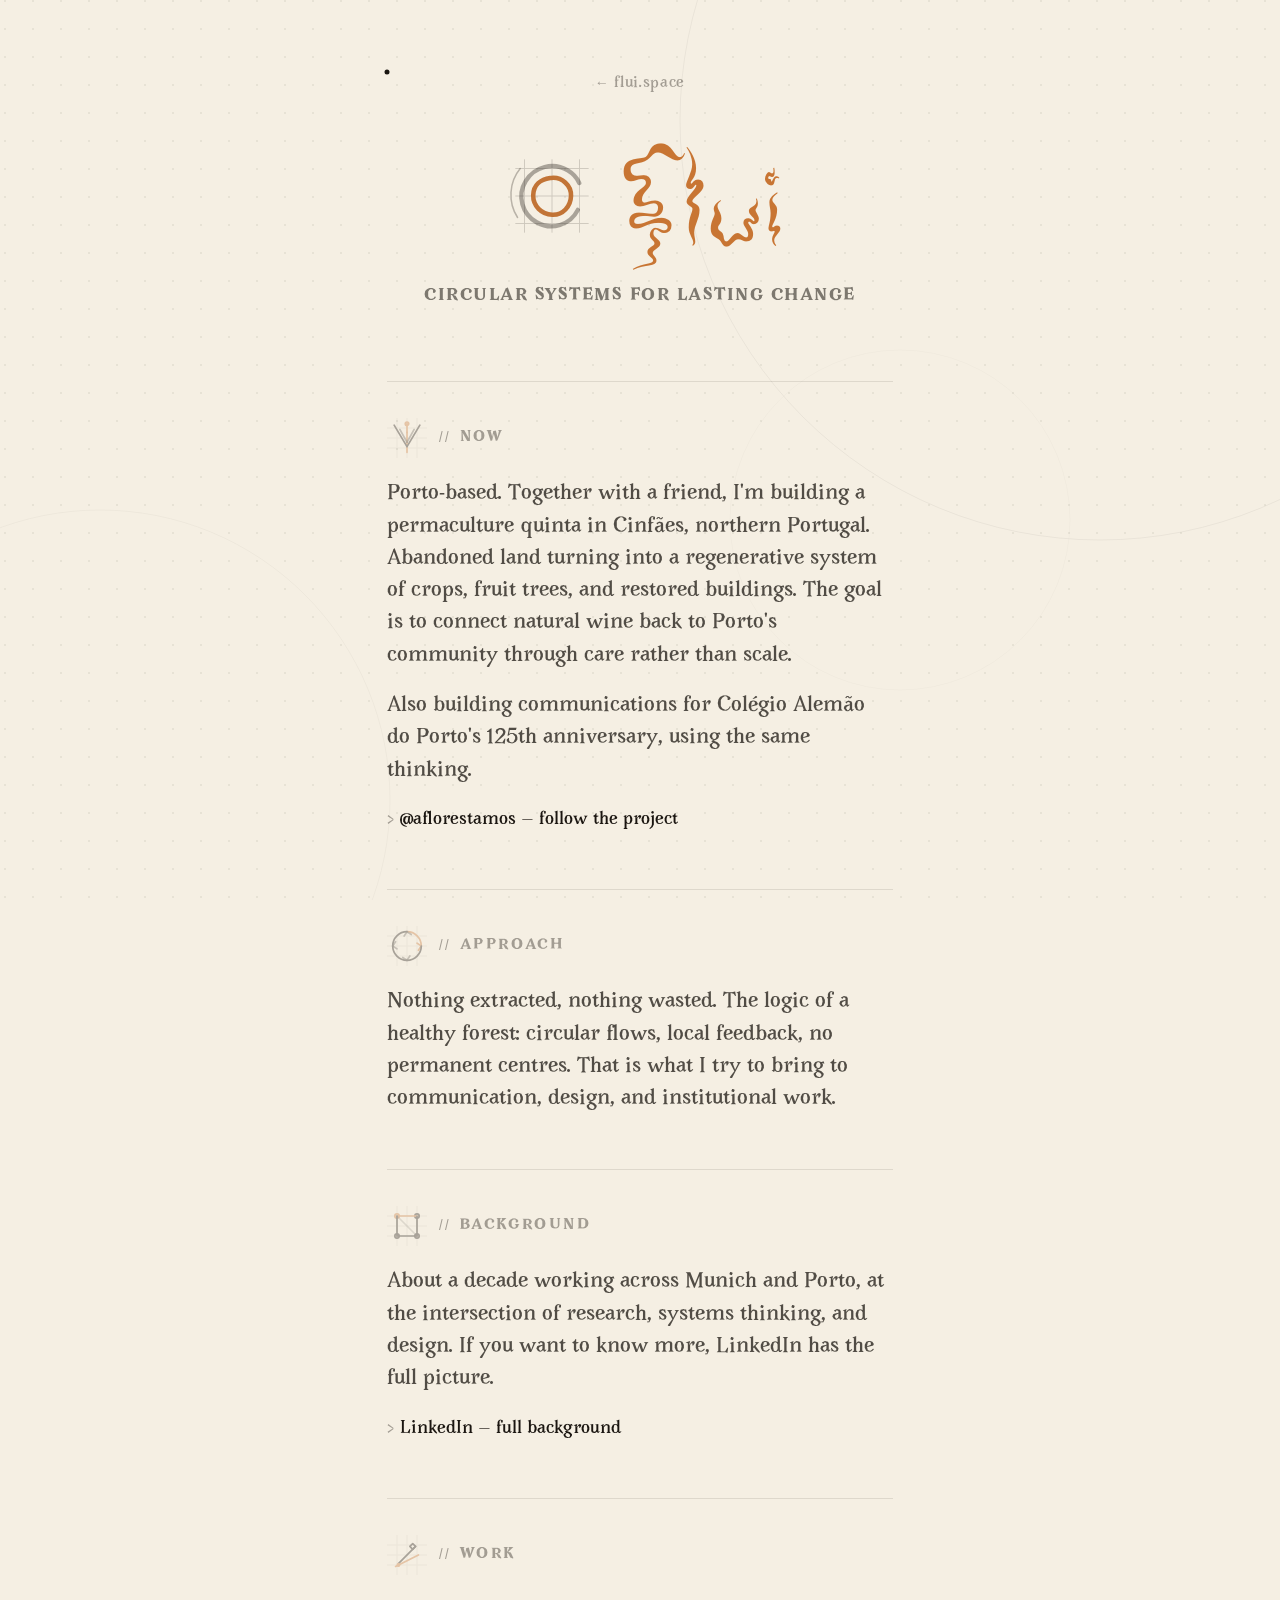
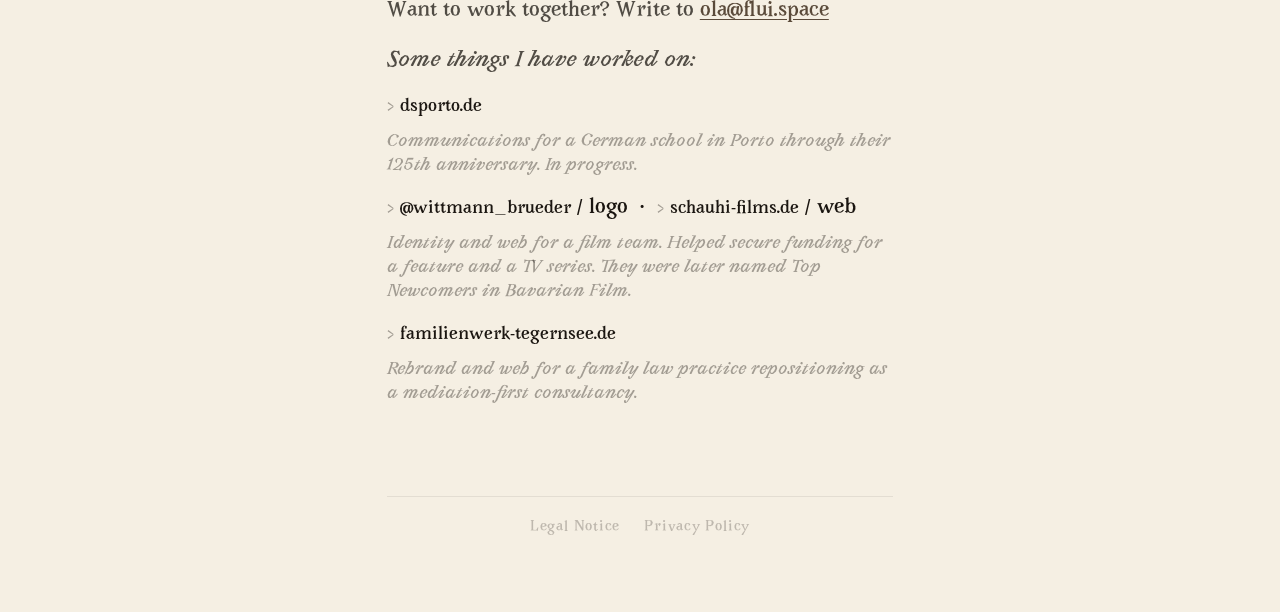
<file: systems.html>
<!DOCTYPE html>
<html lang="en">
<head>
  <meta charset="UTF-8">
  <meta name="viewport" content="width=device-width, initial-scale=1.0">
  <title>FLUI — flui.space</title>
  <link rel="icon" href="favicon.png">
  <link rel="stylesheet" href="fonts.css">
  <style>
    *, *::before, *::after { margin: 0; padding: 0; box-sizing: border-box; }

    :root {
      --bg:     #F5EFE3;
      --text:   #1A1510;
      --dim:    rgba(26,21,16,.38);
      --copper: #C87533;
    }

    body {
      background: var(--bg);
      color: var(--text);
      font-family: 'Avara', serif;
      font-size: 19px;
      font-weight: 700;
      line-height: 1.7;
      min-height: 100vh;
      padding: clamp(32px, 6vw, 72px) clamp(24px, 6vw, 80px);
      max-width: 660px;
      margin: 0 auto;
    }

    @media (pointer: fine) {
      body { cursor: none; }
    }
    @media (pointer: coarse) {
      #cursor { display: none; }
      body, a { cursor: auto; }
    }

    /* Background layer */
    #bg {
      position: fixed;
      inset: 0;
      z-index: 0;
      pointer-events: none;
      overflow: hidden;
    }
    #bg svg { width: 100%; height: 100%; }

    #page {
      position: relative;
      z-index: 1;
      text-align: left;
    }

    /* Custom cursor */
    #cursor {
      position: fixed;
      width: 5px; height: 5px;
      background: var(--text);
      border-radius: 50%;
      pointer-events: none;
      transform: translate(-50%,-50%);
      z-index: 1000;
      transition: width .2s, height .2s, background .2s, border-radius .2s;
    }
    #cursor.on-link {
      width: 32px; height: 32px;
      background: transparent;
      border: 1px solid rgba(26,21,16,.28);
      border-radius: 50%;
    }

    header {
      margin-bottom: clamp(40px, 8vh, 80px);
      display: flex;
      flex-direction: column;
      align-items: center;
    }

    .back {
      display: inline-block;
      font-family: 'Avara', serif;
      font-size: 14px;
      font-weight: 700;
      color: var(--dim);
      text-decoration: none;
      letter-spacing: .05em;
      margin-bottom: 40px;
      cursor: none;
    }
    .back:hover { color: var(--text); }

    .logo-block {
      display: inline-flex;
      flex-direction: row;
      align-items: center;
      gap: 14px;
      margin-bottom: 16px;
    }

    h1 {
      font-family: 'Vagra', sans-serif;
      font-size: clamp(48px, 11vw, 120px);
      font-weight: 400;
      letter-spacing: -.01em;
      line-height: 1;
      color: var(--copper);
      white-space: nowrap;
      animation: logo-pulse 2.8s ease-in-out infinite;
    }

    @keyframes logo-pulse {
      0%, 100% { opacity: 0.55; }
      50%       { opacity: 1; }
    }

    .tagline {
      font-family: 'Avara', serif;
      font-size: 15px;
      font-weight: 900;
      color: rgba(26,21,16,.55);
      letter-spacing: .1em;
      text-transform: uppercase;
      margin-top: 12px;
    }

    hr {
      border: none;
      border-top: 1px solid rgba(26,21,16,.1);
      margin: clamp(24px, 4vh, 40px) 0;
    }

    section { margin-bottom: clamp(32px, 6vh, 56px); }

    .label {
      font-family: 'Avara', serif;
      font-size: 13px;
      font-weight: 900;
      letter-spacing: .2em;
      color: var(--dim);
      text-transform: uppercase;
      margin-bottom: 20px;
      display: flex;
      align-items: center;
      justify-content: flex-start;
      gap: 12px;
    }

    .label-icon {
      width: 40px; height: 40px;
      opacity: 0.35;
    }
    .label-icon path, .label-icon circle, .label-icon line {
      stroke: var(--text);
      fill: none;
      stroke-width: 1.2;
      stroke-linecap: round;
      stroke-linejoin: round;
    }
    .label-icon .copper-accent { stroke: var(--copper); opacity: 1; }
    .label-icon .copper-accent[fill] { fill: var(--copper); opacity: 0.7; }

    p {
      font-family: 'Avara', serif;
      font-weight: 700;
      font-size: 19px;
      color: rgba(26,21,16,.75);
      max-width: 100%;
      line-height: 1.7;
    }
    p + p { margin-top: 18px; }

    p em {
      font-style: italic;
    }

    p a {
      color: #5A4A3A;
      text-decoration: underline;
      text-underline-offset: 3px;
      cursor: none;
    }
    p a:hover { color: #3D2F1F; }

    .cmd-list {
      list-style: none;
      margin-top: 12px;
      text-align: left;
    }
    .cmd-list li { margin-bottom: 8px; }
    .cmd-list a {
      font-family: 'Avara', serif;
      font-size: 16px;
      font-weight: 700;
      color: var(--text);
      text-decoration: none;
      cursor: none;
    }
    .cmd-list a::before { content: '> '; color: var(--dim); }
    .cmd-list a:hover { text-decoration: underline; text-underline-offset: 4px; }

    .work-desc {
      font-family: 'Avara', serif;
      font-size: 15px;
      font-weight: 700;
      font-style: italic;
      color: var(--dim);
      margin-top: 8px;
      line-height: 1.6;
    }

    footer {
      margin-top: clamp(48px, 10vh, 96px);
      padding-top: 20px;
      border-top: 1px solid rgba(26,21,16,.08);
      display: flex;
      justify-content: center;
      gap: 24px;
    }
    footer a {
      font-family: 'Avara', serif;
      font-size: 13px;
      font-weight: 700;
      letter-spacing: .06em;
      color: rgba(26,21,16,.25);
      text-decoration: none;
      cursor: none;
    }
    footer a:hover { color: rgba(26,21,16,.6); }

    @keyframes blink   { 0%,100%{opacity:1} 50%{opacity:0} }
    @keyframes arc-draw { to { stroke-dashoffset: 0; } }
    @keyframes grid-fade { from{opacity:0} to{opacity:1} }
    @keyframes network-draw { 0%{stroke-dashoffset:100} 100%{stroke-dashoffset:0} }
    @keyframes pulse { 0%,100%{opacity:.4;r:1.5} 50%{opacity:.7;r:2} }
    @keyframes rotate { from{transform:rotate(0deg)} to{transform:rotate(360deg)} }
    @keyframes grow { 0%{stroke-dashoffset:60} 100%{stroke-dashoffset:0} }
    @keyframes draw-line { 0%{stroke-dashoffset:20} 100%{stroke-dashoffset:0} }
  </style>
</head>
<body>

<div id="cursor"></div>

<div id="bg">
  <svg viewBox="0 0 1440 900" preserveAspectRatio="xMidYMid slice" xmlns="http://www.w3.org/2000/svg">
    <defs>
      <pattern id="dots" x="0" y="0" width="28" height="28" patternUnits="userSpaceOnUse">
        <circle cx="1" cy="1" r="0.9" fill="rgba(26,21,16,.09)"/>
      </pattern>
    </defs>
    <rect width="100%" height="100%" fill="url(#dots)" opacity="0"
      style="animation: grid-fade 5s ease-out 5s forwards"/>
    <circle cx="1180" cy="120" r="420"
      fill="none" stroke="rgba(26,21,16,.07)" stroke-width="0.7"
      stroke-dasharray="2639" stroke-dashoffset="2639"
      style="animation: arc-draw 11s cubic-bezier(.4,0,.2,1) 0.4s forwards"/>
    <circle cx="180" cy="800" r="290"
      fill="none" stroke="rgba(26,21,16,.055)" stroke-width="0.6"
      stroke-dasharray="1822" stroke-dashoffset="1822"
      style="animation: arc-draw 9s cubic-bezier(.4,0,.2,1) 2.5s forwards"/>
    <circle cx="980" cy="520" r="170"
      fill="none" stroke="rgba(26,21,16,.04)" stroke-width="0.5"
      stroke-dasharray="1068" stroke-dashoffset="1068"
      style="animation: arc-draw 7s cubic-bezier(.4,0,.2,1) 4.5s forwards"/>
  </svg>
</div>

<div id="page">

<header>
  <a class="back" href="/">← flui.space</a>
  <div class="logo-block">
    <svg id="logo" width="110" height="110" viewBox="0 0 48 48" xmlns="http://www.w3.org/2000/svg" style="cursor:none;transform-origin:center;flex-shrink:0;">
      <g opacity="0.18">
        <line x1="12" y1="8" x2="12" y2="40" stroke="#1A1510" stroke-width="0.4"/>
        <line x1="24" y1="8" x2="24" y2="40" stroke="#1A1510" stroke-width="0.4"/>
        <line x1="36" y1="8" x2="36" y2="40" stroke="#1A1510" stroke-width="0.4"/>
        <line x1="8" y1="12" x2="40" y2="12" stroke="#1A1510" stroke-width="0.4"/>
        <line x1="8" y1="24" x2="40" y2="24" stroke="#1A1510" stroke-width="0.4"/>
        <line x1="8" y1="36" x2="40" y2="36" stroke="#1A1510" stroke-width="0.4"/>
      </g>
      <g style="transform-origin:center;animation:rotate 2.5s linear infinite">
        <path fill="none" stroke="#C87533" stroke-width="1.4" stroke-linecap="round" stroke-dasharray="51" stroke-dashoffset="51"
          d="M 23.7,16.1 C 28.3,15.6 32.4,19.3 32.3,23.9 C 32.2,28.6 28.7,32.4 24.1,32.2 C 19.4,32.0 15.7,28.3 15.8,23.7 C 15.9,19.0 19.4,16.5 23.7,16.1">
          <animate attributeName="stroke-dashoffset" values="51;0;51" dur="3s" calcMode="spline" keySplines="0.4 0 0.2 1;0.4 0 0.2 1" repeatCount="indefinite"/>
          <animate attributeName="stroke-width" values="0.2;2;0.2" dur="3s" calcMode="spline" keySplines="0.4 0 0.2 1;0.4 0 0.2 1" repeatCount="indefinite"/>
          <animate attributeName="stroke" values="#C87533;#C87533;rgba(26,21,16,.35);rgba(26,21,16,.35);rgba(26,21,16,.25);rgba(26,21,16,.25)" dur="6s" calcMode="spline" keySplines="0.4 0 0.2 1;0.4 0 0.2 1;0.4 0 0.2 1;0.4 0 0.2 1;0.4 0 0.2 1" repeatCount="indefinite"/>
        </path>
      </g>
      <g style="transform-origin:center;animation:rotate 3.5s linear infinite;transform:rotate(120deg)">
        <path fill="none" stroke="rgba(26,21,16,.35)" stroke-width="1.5" stroke-linecap="round" stroke-dasharray="83" stroke-dashoffset="83"
          d="M 23.6,11.2 C 31.0,10.8 37.2,16.5 37.3,23.9 C 37.4,31.4 31.5,37.4 24.1,37.2 C 16.6,37.0 10.8,31.0 10.9,23.6 C 11.0,16.2 16.7,11.5 23.6,11.2">
          <animate attributeName="stroke-dashoffset" values="83;0;83" dur="3s" begin="0.5s" calcMode="spline" keySplines="0.4 0 0.2 1;0.4 0 0.2 1" repeatCount="indefinite"/>
          <animate attributeName="stroke-width" values="0.2;2.2;0.2" dur="3s" begin="0.5s" calcMode="spline" keySplines="0.4 0 0.2 1;0.4 0 0.2 1" repeatCount="indefinite"/>
          <animate attributeName="stroke" values="rgba(26,21,16,.35);rgba(26,21,16,.35);rgba(26,21,16,.25);rgba(26,21,16,.25);#C87533;#C87533" dur="6s" calcMode="spline" keySplines="0.4 0 0.2 1;0.4 0 0.2 1;0.4 0 0.2 1;0.4 0 0.2 1;0.4 0 0.2 1" repeatCount="indefinite"/>
        </path>
      </g>
      <g style="transform-origin:center;animation:rotate 4.5s linear infinite;transform:rotate(240deg)">
        <path fill="none" stroke="rgba(26,21,16,.25)" stroke-width="1.6" stroke-linecap="round" stroke-dasharray="115" stroke-dashoffset="115"
          d="M 23.4,6.3 C 33.5,5.8 42.3,13.8 42.4,23.8 C 42.5,33.9 34.1,42.5 24.0,42.3 C 13.9,42.1 5.8,33.5 6.0,23.5 C 6.2,13.4 13.9,6.7 23.4,6.3">
          <animate attributeName="stroke-dashoffset" values="115;0;115" dur="3s" begin="1s" calcMode="spline" keySplines="0.4 0 0.2 1;0.4 0 0.2 1" repeatCount="indefinite"/>
          <animate attributeName="stroke-width" values="0.2;2.5;0.2" dur="3s" begin="1s" calcMode="spline" keySplines="0.4 0 0.2 1;0.4 0 0.2 1" repeatCount="indefinite"/>
          <animate attributeName="stroke" values="rgba(26,21,16,.25);rgba(26,21,16,.25);#C87533;#C87533;rgba(26,21,16,.35);rgba(26,21,16,.35)" dur="6s" calcMode="spline" keySplines="0.4 0 0.2 1;0.4 0 0.2 1;0.4 0 0.2 1;0.4 0 0.2 1;0.4 0 0.2 1" repeatCount="indefinite"/>
        </path>
      </g>
    </svg>
    <h1>flui</h1>
  </div>
  <div class="tagline">Circular Systems for lasting change</div>
</header>

<hr>

<section>
  <div class="label">
    <svg class="label-icon" viewBox="0 0 28 28" xmlns="http://www.w3.org/2000/svg">
      <g opacity="0.08">
        <line x1="7" y1="0" x2="7" y2="28" stroke="#1A1510" stroke-width="0.3"/>
        <line x1="14" y1="0" x2="14" y2="28" stroke="#1A1510" stroke-width="0.3"/>
        <line x1="21" y1="0" x2="21" y2="28" stroke="#1A1510" stroke-width="0.3"/>
        <line x1="0" y1="7" x2="28" y2="7" stroke="#1A1510" stroke-width="0.3"/>
        <line x1="0" y1="14" x2="28" y2="14" stroke="#1A1510" stroke-width="0.3"/>
        <line x1="0" y1="21" x2="28" y2="21" stroke="#1A1510" stroke-width="0.3"/>
      </g>
      <line x1="14" y1="24" x2="14" y2="10" class="copper-accent" stroke-dasharray="14" stroke-width="1.5" style="animation:grow 4s ease-out infinite"/>
      <line x1="14" y1="20" x2="5" y2="5" stroke-dasharray="20" style="animation:grow 4s ease-out 0.3s infinite"/>
      <line x1="14" y1="20" x2="23" y2="5" stroke-dasharray="20" style="animation:grow 4s ease-out 0.3s infinite"/>
      <line x1="14" y1="17" x2="9" y2="8" stroke-dasharray="12" opacity="0.6" style="animation:grow 4s ease-out 0.8s infinite"/>
      <line x1="14" y1="17" x2="19" y2="8" stroke-dasharray="12" opacity="0.6" style="animation:grow 4s ease-out 0.8s infinite"/>
      <line x1="14" y1="10" x2="14" y2="4" class="copper-accent" stroke-dasharray="6" style="animation:grow 4s ease-out 1.5s infinite"/>
      <circle cx="14" cy="4" r="1.2" class="copper-accent" style="animation:pulse 3s ease-in-out 2s infinite;fill:var(--copper);fill-opacity:0.3;"/>
    </svg>
    // now
  </div>
  <p>
    Porto-based. Together with a friend, I'm building a permaculture quinta in
    Cinfães, northern Portugal. Abandoned land turning into a regenerative system
    of crops, fruit trees, and restored buildings. The goal is to connect natural
    wine back to Porto's community through care rather than scale.
  </p>
  <p>
    Also building communications for Colégio Alemão do Porto's 125th anniversary,
    using the same thinking.
  </p>
  <ul class="cmd-list" style="margin-top:16px;">
    <li><a href="https://www.instagram.com/aflorestamos/" target="_blank" rel="noopener">@aflorestamos — follow the project</a></li>
  </ul>
</section>

<hr>

<section>
  <div class="label">
    <svg class="label-icon" viewBox="0 0 28 28" xmlns="http://www.w3.org/2000/svg">
      <g opacity="0.08">
        <line x1="7" y1="0" x2="7" y2="28" stroke="#1A1510" stroke-width="0.3"/>
        <line x1="14" y1="0" x2="14" y2="28" stroke="#1A1510" stroke-width="0.3"/>
        <line x1="21" y1="0" x2="21" y2="28" stroke="#1A1510" stroke-width="0.3"/>
        <line x1="0" y1="7" x2="28" y2="7" stroke="#1A1510" stroke-width="0.3"/>
        <line x1="0" y1="14" x2="28" y2="14" stroke="#1A1510" stroke-width="0.3"/>
        <line x1="0" y1="21" x2="28" y2="21" stroke="#1A1510" stroke-width="0.3"/>
      </g>
      <g style="transform-origin:center;animation:rotate 8s linear infinite">
        <path d="M 14 4 A 10 10 0 0 1 24 14" class="copper-accent" stroke-dasharray="15.7" style="animation:network-draw 3s ease-in-out infinite"/>
        <path d="M 24 14 L 21 12 M 24 14 L 22 17" class="copper-accent" opacity="0.8"/>
        <path d="M 24 14 A 10 10 0 0 1 14 24" stroke-dasharray="15.7" style="animation:network-draw 3s ease-in-out 0.75s infinite"/>
        <path d="M 14 24 L 16 21 M 14 24 L 11 22" opacity="0.6"/>
        <path d="M 14 24 A 10 10 0 0 1 4 14" stroke-dasharray="15.7" style="animation:network-draw 3s ease-in-out 1.5s infinite"/>
        <path d="M 4 14 L 7 16 M 4 14 L 6 11" opacity="0.6"/>
        <path d="M 4 14 A 10 10 0 0 1 14 4" stroke-dasharray="15.7" style="animation:network-draw 3s ease-in-out 2.25s infinite"/>
        <path d="M 14 4 L 12 7 M 14 4 L 17 6" opacity="0.6"/>
      </g>
    </svg>
    // approach
  </div>
  <p>
    Nothing extracted, nothing wasted. The logic of a healthy forest:
    circular flows, local feedback, no permanent centres. That is what I
    try to bring to communication, design, and institutional work.
  </p>
</section>

<hr>

<section>
  <div class="label">
    <svg class="label-icon" viewBox="0 0 28 28" xmlns="http://www.w3.org/2000/svg">
      <g opacity="0.08">
        <line x1="7" y1="0" x2="7" y2="28" stroke="#1A1510" stroke-width="0.3"/>
        <line x1="14" y1="0" x2="14" y2="28" stroke="#1A1510" stroke-width="0.3"/>
        <line x1="21" y1="0" x2="21" y2="28" stroke="#1A1510" stroke-width="0.3"/>
        <line x1="0" y1="7" x2="28" y2="7" stroke="#1A1510" stroke-width="0.3"/>
        <line x1="0" y1="14" x2="28" y2="14" stroke="#1A1510" stroke-width="0.3"/>
        <line x1="0" y1="21" x2="28" y2="21" stroke="#1A1510" stroke-width="0.3"/>
      </g>
      <circle cx="7" cy="7" r="1.5" class="copper-accent" style="animation:pulse 3s ease-in-out infinite"/>
      <circle cx="21" cy="7" r="1.5" style="animation:pulse 3s ease-in-out 0.5s infinite"/>
      <circle cx="7" cy="21" r="1.5" style="animation:pulse 3s ease-in-out 1s infinite"/>
      <circle cx="21" cy="21" r="1.5" style="animation:pulse 3s ease-in-out 1.5s infinite"/>
      <line x1="7" y1="7" x2="21" y2="7" class="copper-accent" stroke-dasharray="14" style="animation:network-draw 4s ease-out infinite"/>
      <line x1="21" y1="7" x2="21" y2="21" stroke-dasharray="14" style="animation:network-draw 4s ease-out 0.5s infinite"/>
      <line x1="21" y1="21" x2="7" y2="21" stroke-dasharray="14" style="animation:network-draw 4s ease-out 1s infinite"/>
      <line x1="7" y1="21" x2="7" y2="7" stroke-dasharray="14" style="animation:network-draw 4s ease-out 1.5s infinite"/>
      <line x1="7" y1="7" x2="21" y2="21" stroke-dasharray="20" opacity="0.3" style="animation:network-draw 4s ease-out 2s infinite"/>
    </svg>
    // background
  </div>
  <p>
    About a decade working across Munich and Porto, at the intersection of
    research, systems thinking, and design. If you want to know more,
    LinkedIn has the full picture.
  </p>
  <ul class="cmd-list" style="margin-top:16px;">
    <li><a href="https://www.linkedin.com/in/jonas-brosch-611693129/" target="_blank" rel="noopener">LinkedIn — full background</a></li>
  </ul>
</section>

<hr>

<section>
  <div class="label">
    <svg class="label-icon" viewBox="0 0 28 28" xmlns="http://www.w3.org/2000/svg">
      <g opacity="0.08">
        <line x1="7" y1="0" x2="7" y2="28" stroke="#1A1510" stroke-width="0.3"/>
        <line x1="14" y1="0" x2="14" y2="28" stroke="#1A1510" stroke-width="0.3"/>
        <line x1="21" y1="0" x2="21" y2="28" stroke="#1A1510" stroke-width="0.3"/>
        <line x1="0" y1="7" x2="28" y2="7" stroke="#1A1510" stroke-width="0.3"/>
        <line x1="0" y1="14" x2="28" y2="14" stroke="#1A1510" stroke-width="0.3"/>
        <line x1="0" y1="21" x2="28" y2="21" stroke="#1A1510" stroke-width="0.3"/>
      </g>
      <line x1="8" y1="20" x2="20" y2="8" stroke-width="1.5"/>
      <path d="M 20 8 L 18 6 L 16 8 L 18 10 Z" fill="rgba(26,21,16,.2)"/>
      <path d="M 6 22 Q 10 20 14 18 T 22 14" class="copper-accent" stroke-dasharray="20" opacity="0.8" style="animation:draw-line 3s ease-in-out infinite"/>
      <circle cx="8" cy="21" r="0.8" class="copper-accent" opacity="0" style="animation:pulse 3s ease-in-out infinite;fill:var(--copper);"/>
      <circle cx="12" cy="19" r="0.8" opacity="0" style="animation:pulse 3s ease-in-out 0.5s infinite"/>
      <circle cx="16" cy="17" r="0.8" opacity="0" style="animation:pulse 3s ease-in-out 1s infinite"/>
    </svg>
    // work
  </div>
  <p>Want to work together? Write to <a href="mailto:ola@flui.space">ola@flui.space</a></p>
  <p style="margin-top:18px;"><em>Some things I have worked on:</em></p>
  <ul class="cmd-list" style="margin-top:12px;">
    <li>
      <a href="https://dsporto.de" target="_blank" rel="noopener">dsporto.de</a>
      <div class="work-desc">Communications for a German school in Porto through their 125th anniversary. In progress.</div>
    </li>
    <li style="margin-top:14px;">
      <a href="https://www.instagram.com/wittmann_brueder/" target="_blank" rel="noopener">@wittmann_brueder</a> / logo &nbsp;·&nbsp;
      <a href="https://schauhi-films.de" target="_blank" rel="noopener">schauhi-films.de</a> / web
      <div class="work-desc">Identity and web for a film team. Helped secure funding for a feature and a TV series. They were later named Top Newcomers in Bavarian Film.</div>
    </li>
    <li style="margin-top:14px;">
      <a href="https://familienwerk-tegernsee.de" target="_blank" rel="noopener">familienwerk-tegernsee.de</a>
      <div class="work-desc">Rebrand and web for a family law practice repositioning as a mediation-first consultancy.</div>
    </li>
  </ul>
</section>

<footer>
  <a href="legal.html">Legal Notice</a>
  <a href="privacy.html">Privacy Policy</a>
</footer>

</div>

<script>
  const cursor = document.getElementById('cursor');
  document.querySelectorAll('a').forEach(a => {
    a.addEventListener('mouseenter', () => cursor.classList.add('on-link'));
    a.addEventListener('mouseleave', () => cursor.classList.remove('on-link'));
  });
  window.addEventListener('mousemove', e => {
    cursor.style.left = e.clientX + 'px';
    cursor.style.top  = e.clientY + 'px';
  });
  const logo = document.getElementById('logo');
  logo.addEventListener('mouseenter', () => cursor.classList.add('on-link'));
  logo.addEventListener('mouseleave', () => cursor.classList.remove('on-link'));
</script>
</body>
</html>
</file>
<file: fonts.css>
/* Self-hosted fonts — no external requests, GDPR compliant */

/* PicNic — Mariel Nils, distributed by velvetyne.fr */
@font-face {
  font-family: 'PicNic';
  font-style: normal;
  font-weight: 400;
  font-display: swap;
  src: url('fonts/PicNic.woff2') format('woff2'),
       url('fonts/PicNic.woff')  format('woff');
}

/* Avara — Raphaël Bastide, distributed by velvetyne.fr */
@font-face {
  font-family: 'Avara';
  font-style: normal;
  font-weight: 700;
  font-display: swap;
  src: url('webfonts/Bold/Avara-Bold.woff2') format('woff2'),
       url('webfonts/Bold/Avara-Bold.woff')  format('woff');
}
@font-face {
  font-family: 'Avara';
  font-style: italic;
  font-weight: 700;
  font-display: swap;
  src: url('webfonts/BoldItalic/Avara-BoldItalic.woff2') format('woff2'),
       url('webfonts/BoldItalic/Avara-BoldItalic.woff')  format('woff');
}
@font-face {
  font-family: 'Avara';
  font-style: normal;
  font-weight: 900;
  font-display: swap;
  src: url('webfonts/Black/Avara-Black.woff2') format('woff2'),
       url('webfonts/Black/Avara-Black.woff')  format('woff');
}

/* CirrusCumulus — Clara Sambot, distributed by velvetyne.fr */
@font-face {
  font-family: 'CirrusCumulus';
  font-style: normal;
  font-weight: 400;
  font-display: swap;
  src: url('fonts/CirrusCumulus.woff') format('woff');
}

/* BianZhiDai — Xiaoyuan Gao, notyourtypefoundry, distributed by velvetyne.fr */
@font-face {
  font-family: 'BianZhiDai';
  font-style: normal;
  font-weight: 400;
  font-display: swap;
  src: url('WOFF/bianzhidai-Brush.woff') format('woff');
}

/* Vagra — distributed by velvetyne.fr */
@font-face {
  font-family: 'Vagra';
  font-style: normal;
  font-weight: 400;
  font-display: swap;
  src: url('WOFF/vagra-regular.woff2') format('woff2'),
       url('WOFF/vagra-regular.woff') format('woff');
}
@font-face {
  font-family: 'BianZhiDaiGrid';
  font-style: normal;
  font-weight: 400;
  font-display: swap;
  src: url('WOFF/bianzhidai-Grid.woff') format('woff');
}

@font-face {
  font-family: 'Cormorant Garamond';
  font-style: italic;
  font-weight: 300;
  font-display: swap;
  src: url('fonts/cormorant-garamond-300italic-latin-ext.woff2') format('woff2');
  unicode-range: U+0100-02BA, U+02BD-02C5, U+02C7-02CC, U+02CE-02D7, U+02DD-02FF, U+0304, U+0308, U+0329, U+1D00-1DBF, U+1E00-1E9F, U+1EF2-1EFF, U+2020, U+20A0-20AB, U+20AD-20C0, U+2113, U+2C60-2C7F, U+A720-A7FF;
}
@font-face {
  font-family: 'Cormorant Garamond';
  font-style: italic;
  font-weight: 300;
  font-display: swap;
  src: url('fonts/cormorant-garamond-300italic-latin.woff2') format('woff2');
  unicode-range: U+0000-00FF, U+0131, U+0152-0153, U+02BB-02BC, U+02C6, U+02DA, U+02DC, U+0304, U+0308, U+0329, U+2000-206F, U+20AC, U+2122, U+2191, U+2193, U+2212, U+2215, U+FEFF, U+FFFD;
}

@font-face {
  font-family: 'Syne';
  font-style: normal;
  font-weight: 800;
  font-display: swap;
  src: url('fonts/syne-800-latin-ext.woff2') format('woff2');
  unicode-range: U+0100-02BA, U+02BD-02C5, U+02C7-02CC, U+02CE-02D7, U+02DD-02FF, U+0304, U+0308, U+0329, U+1D00-1DBF, U+1E00-1E9F, U+1EF2-1EFF, U+2020, U+20A0-20AB, U+20AD-20C0, U+2113, U+2C60-2C7F, U+A720-A7FF;
}
@font-face {
  font-family: 'Syne';
  font-style: normal;
  font-weight: 800;
  font-display: swap;
  src: url('fonts/syne-800-latin.woff2') format('woff2');
  unicode-range: U+0000-00FF, U+0131, U+0152-0153, U+02BB-02BC, U+02C6, U+02DA, U+02DC, U+0304, U+0308, U+0329, U+2000-206F, U+20AC, U+2122, U+2191, U+2193, U+2212, U+2215, U+FEFF, U+FFFD;
}
</file>
